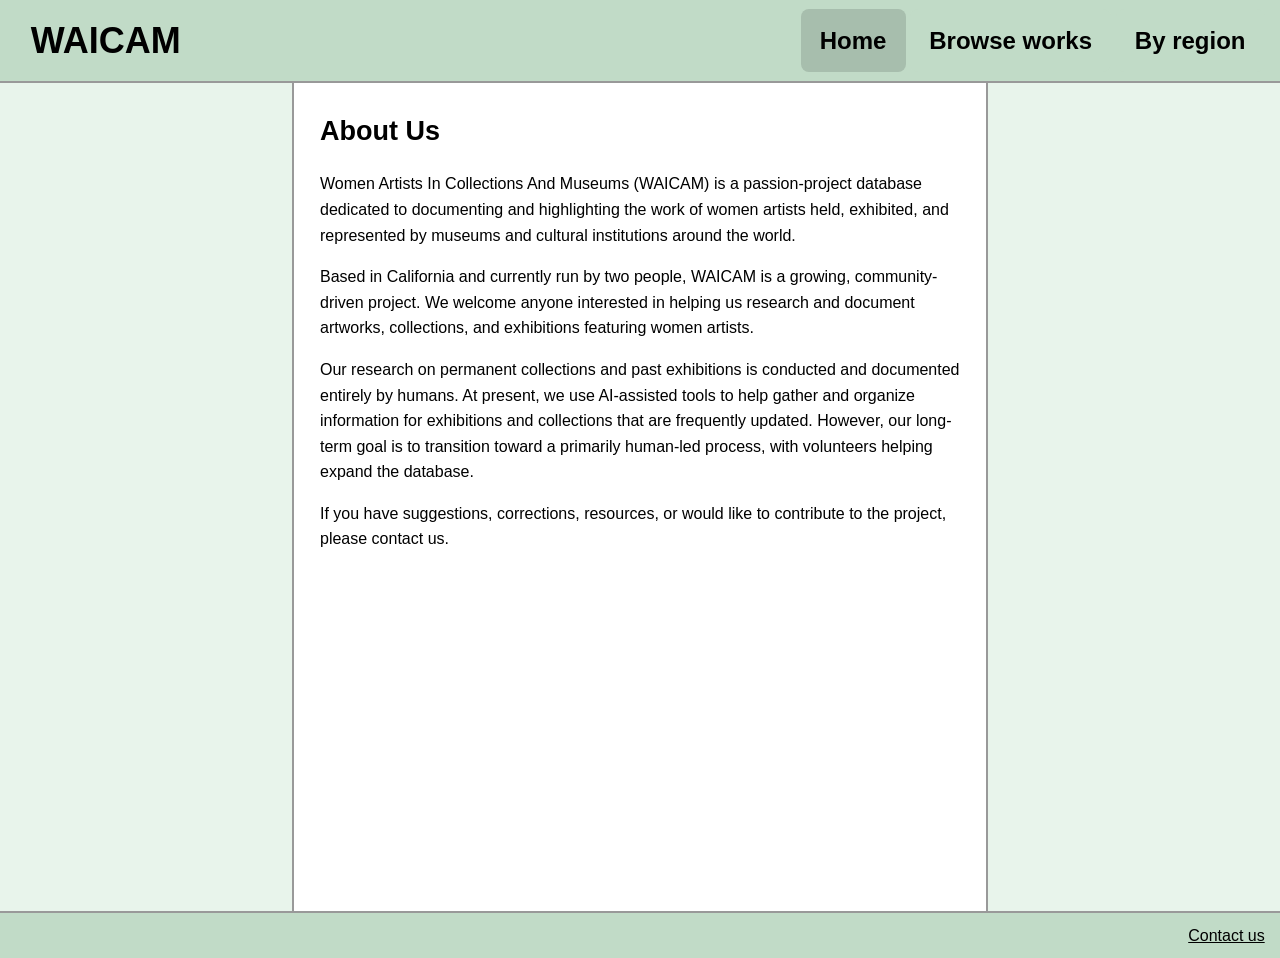
<file: index.html>
<!DOCTYPE HTML>
<html>
    <head>
        <meta charset="utf-8">
        <meta name="viewport" content="width=device-width, initial-scale=1.0">

        <title> WAICAM </title>

        <link rel="stylesheet" type="text/css" href="/styles.css">
        <script src="/js/common.js"></script>
    </head>
    <body>
        <div class="bar titlebar">
            <div class="horizpadding"></div>
            <div class="leftalign">
                <span class="barentry waicam"> WAICAM </span>
            </div>
            <div class="rightalign">
                <a class="barbutton barentry disabledentry">Home</a>
                <a class="barbutton barentry" href="/browse/">Browse works</a>
                <a class="barbutton barentry" href="/by-region/">By region</a>
            </div>
            <div class="horizpadding"></div>
            <div class="horizpadding"></div>
        </div>
        <div id="main">
            <div id="content">
                <h1> About Us </h1>
                <p>
                    Women Artists In Collections And Museums (WAICAM) is a passion-project database dedicated to documenting and highlighting the work of women artists held, exhibited, and represented by museums and cultural institutions around the world.
                </p>
                <p>
                    Based in California and currently run by two people, WAICAM is a growing, community-driven project. We welcome anyone interested in helping us research and document artworks, collections, and exhibitions featuring women artists.
                </p>
                <p>
                    Our research on permanent collections and past exhibitions is conducted and documented entirely by humans. At present, we use AI-assisted tools to help gather and organize information for exhibitions and collections that are frequently updated. However, our long-term goal is to transition toward a primarily human-led process, with volunteers helping expand the database.
                </p>
                <p>
                    If you have suggestions, corrections, resources, or would like to contribute to the project, please contact us.
                </p>
            </div>
        </div>
        <div class="bar footerbar">
            <div class="leftalign">
            </div>
            <div class="rightalign">
                <a class="barlink barentry">Contact us</a>
            </div>
            <div class="horizpadding"></div>
            <div class="horizpadding"></div>
        </div>
    </body>
</html>
</file>
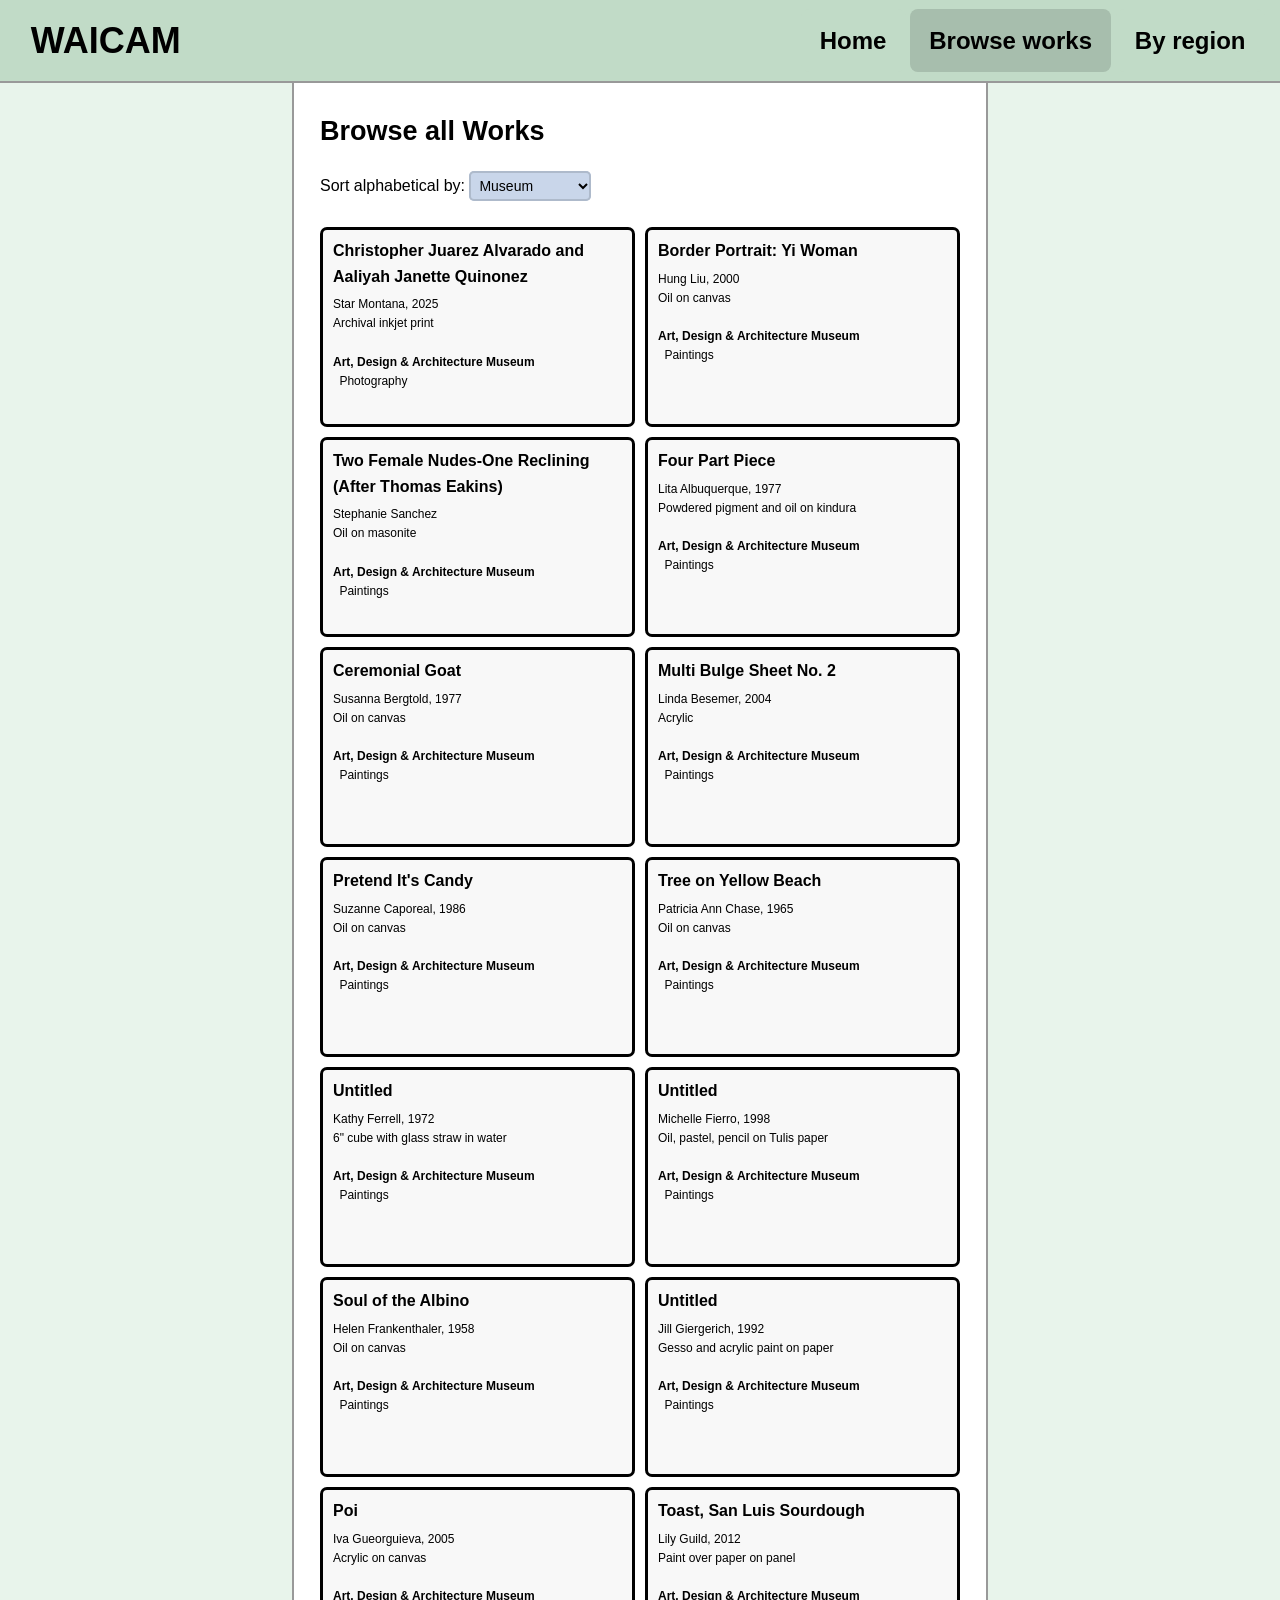
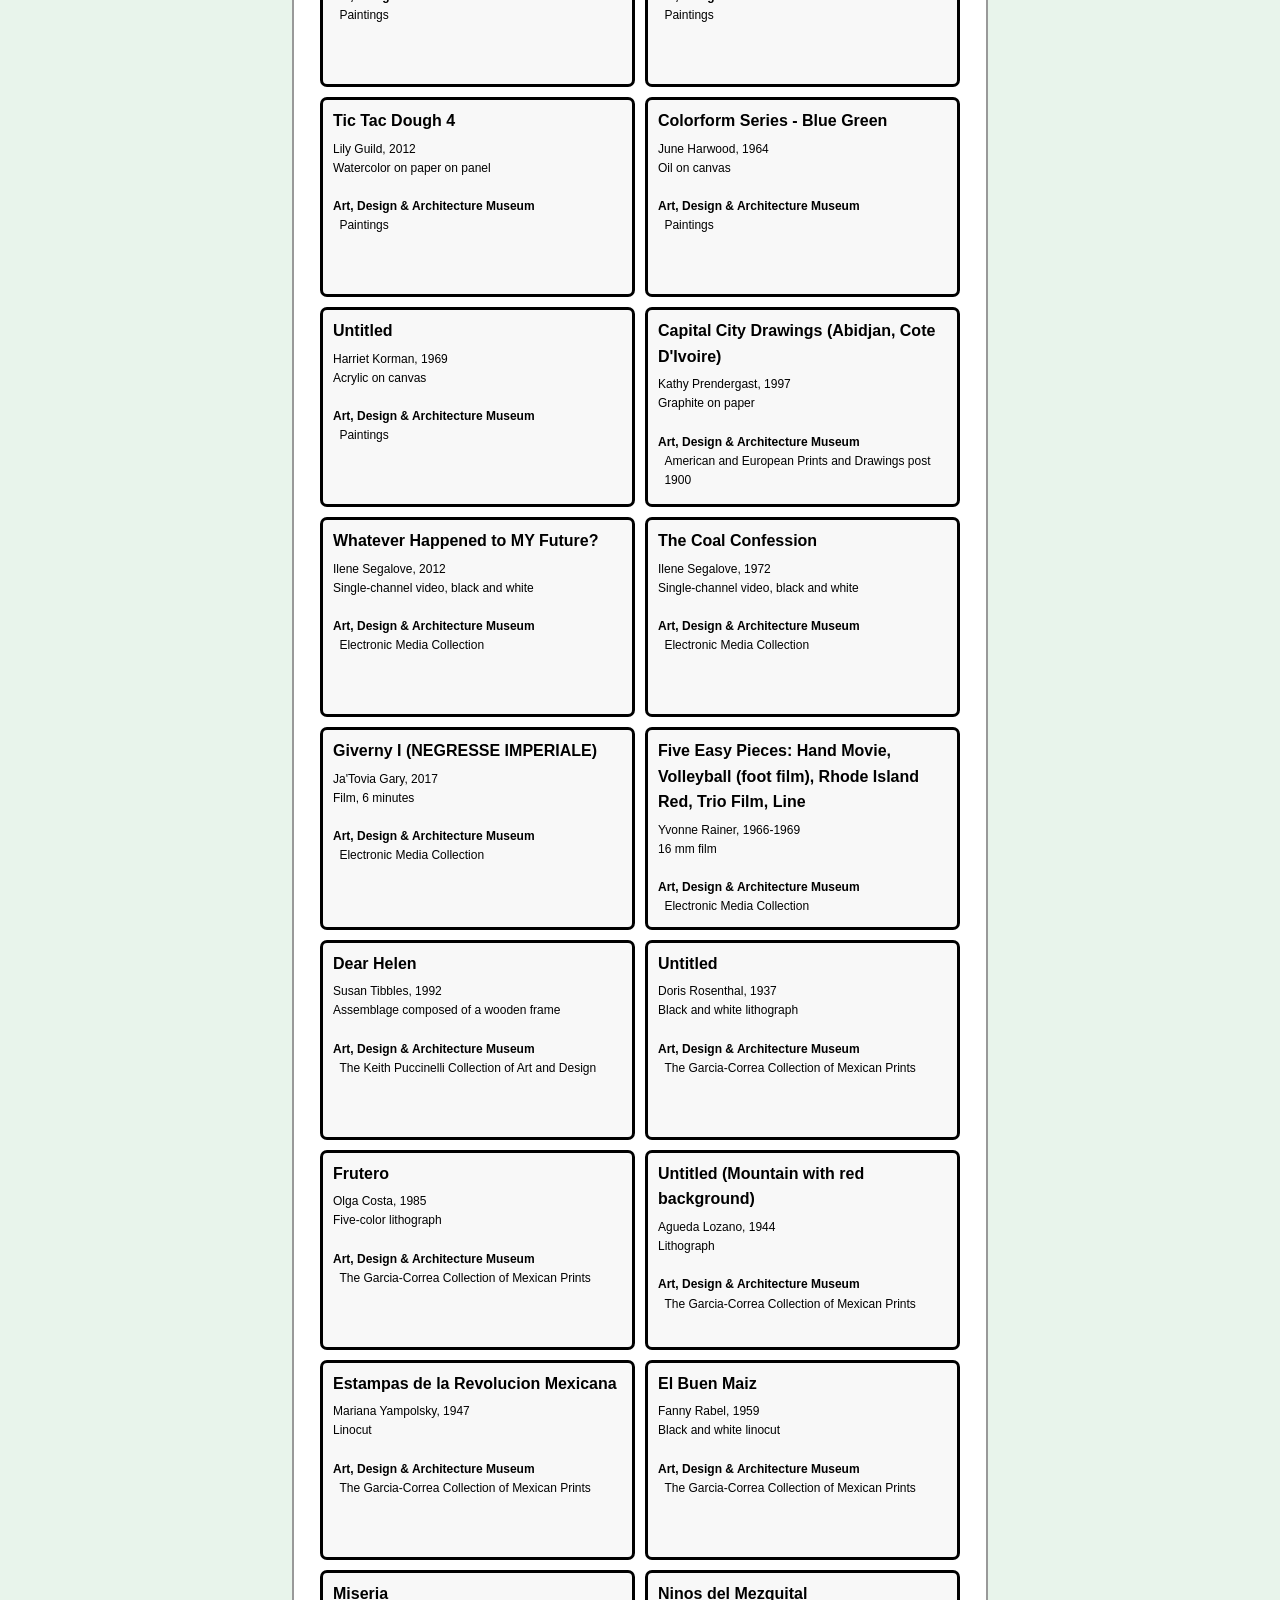
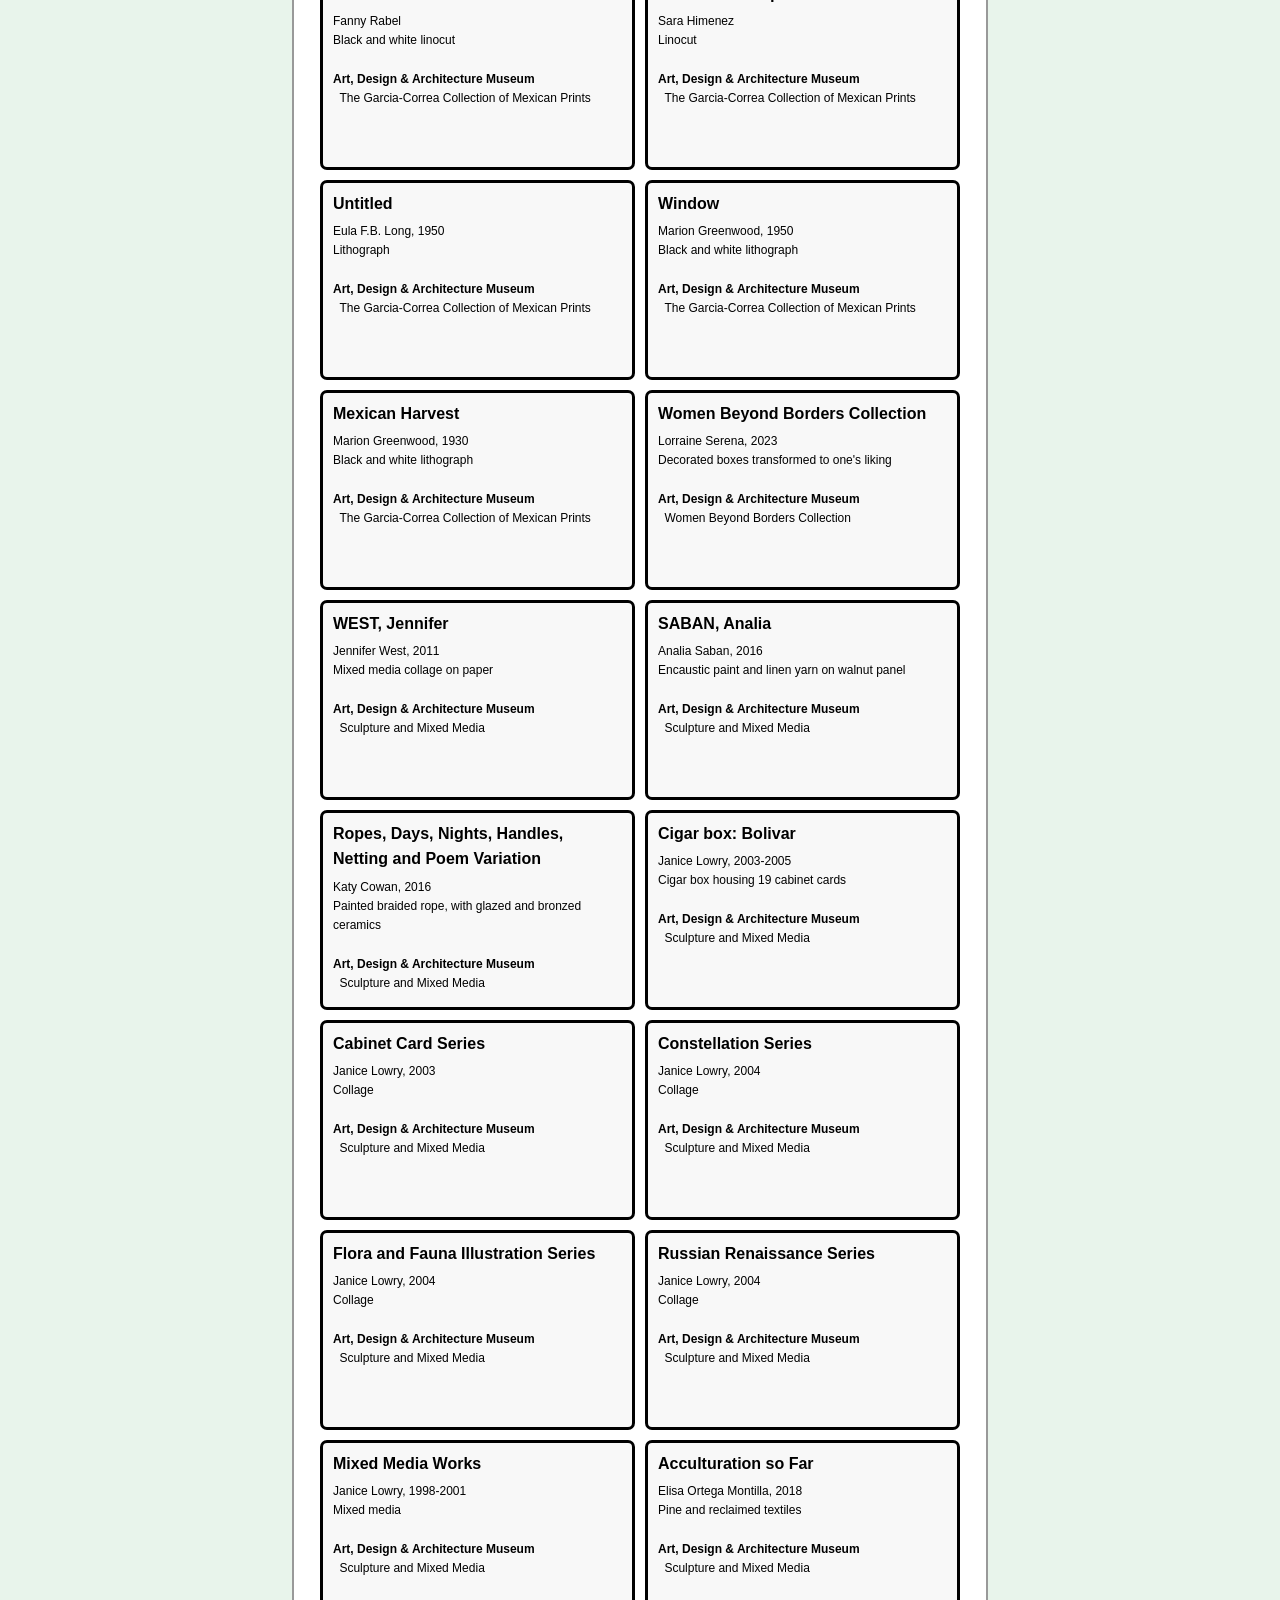
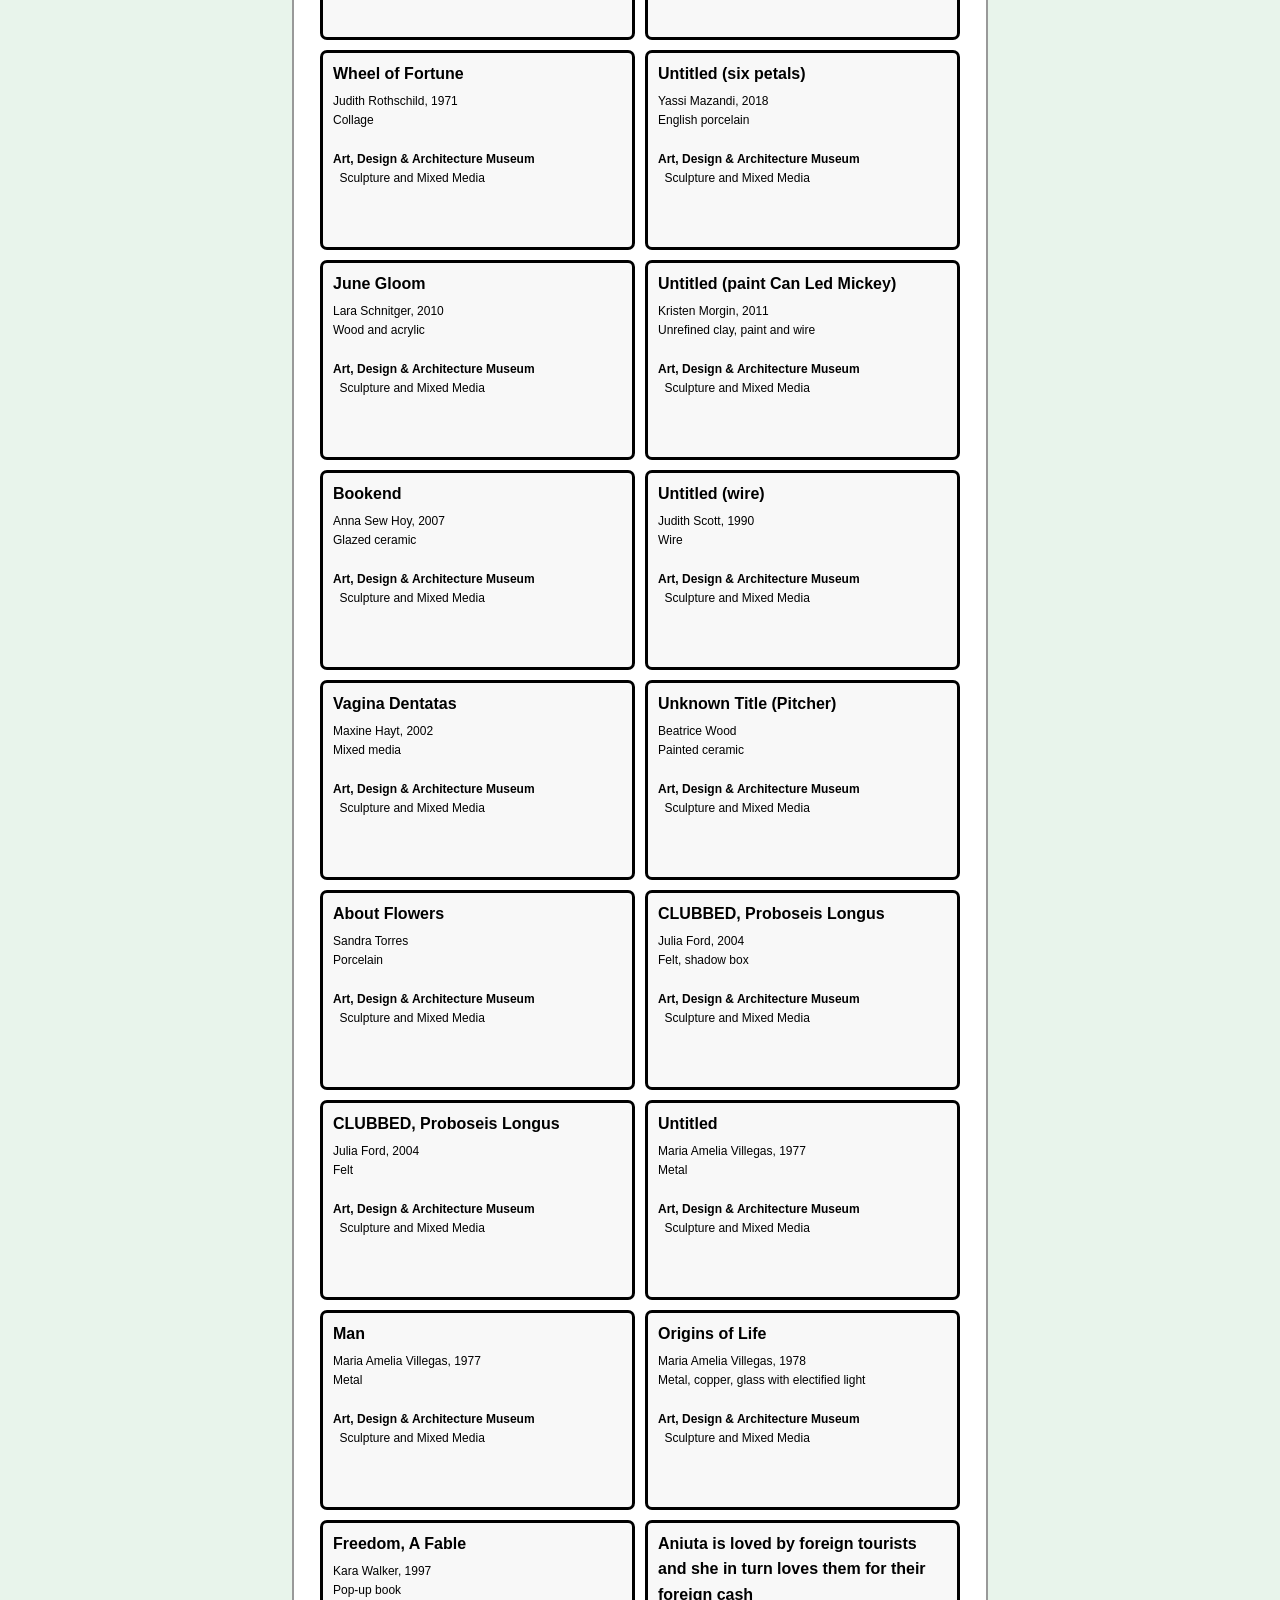
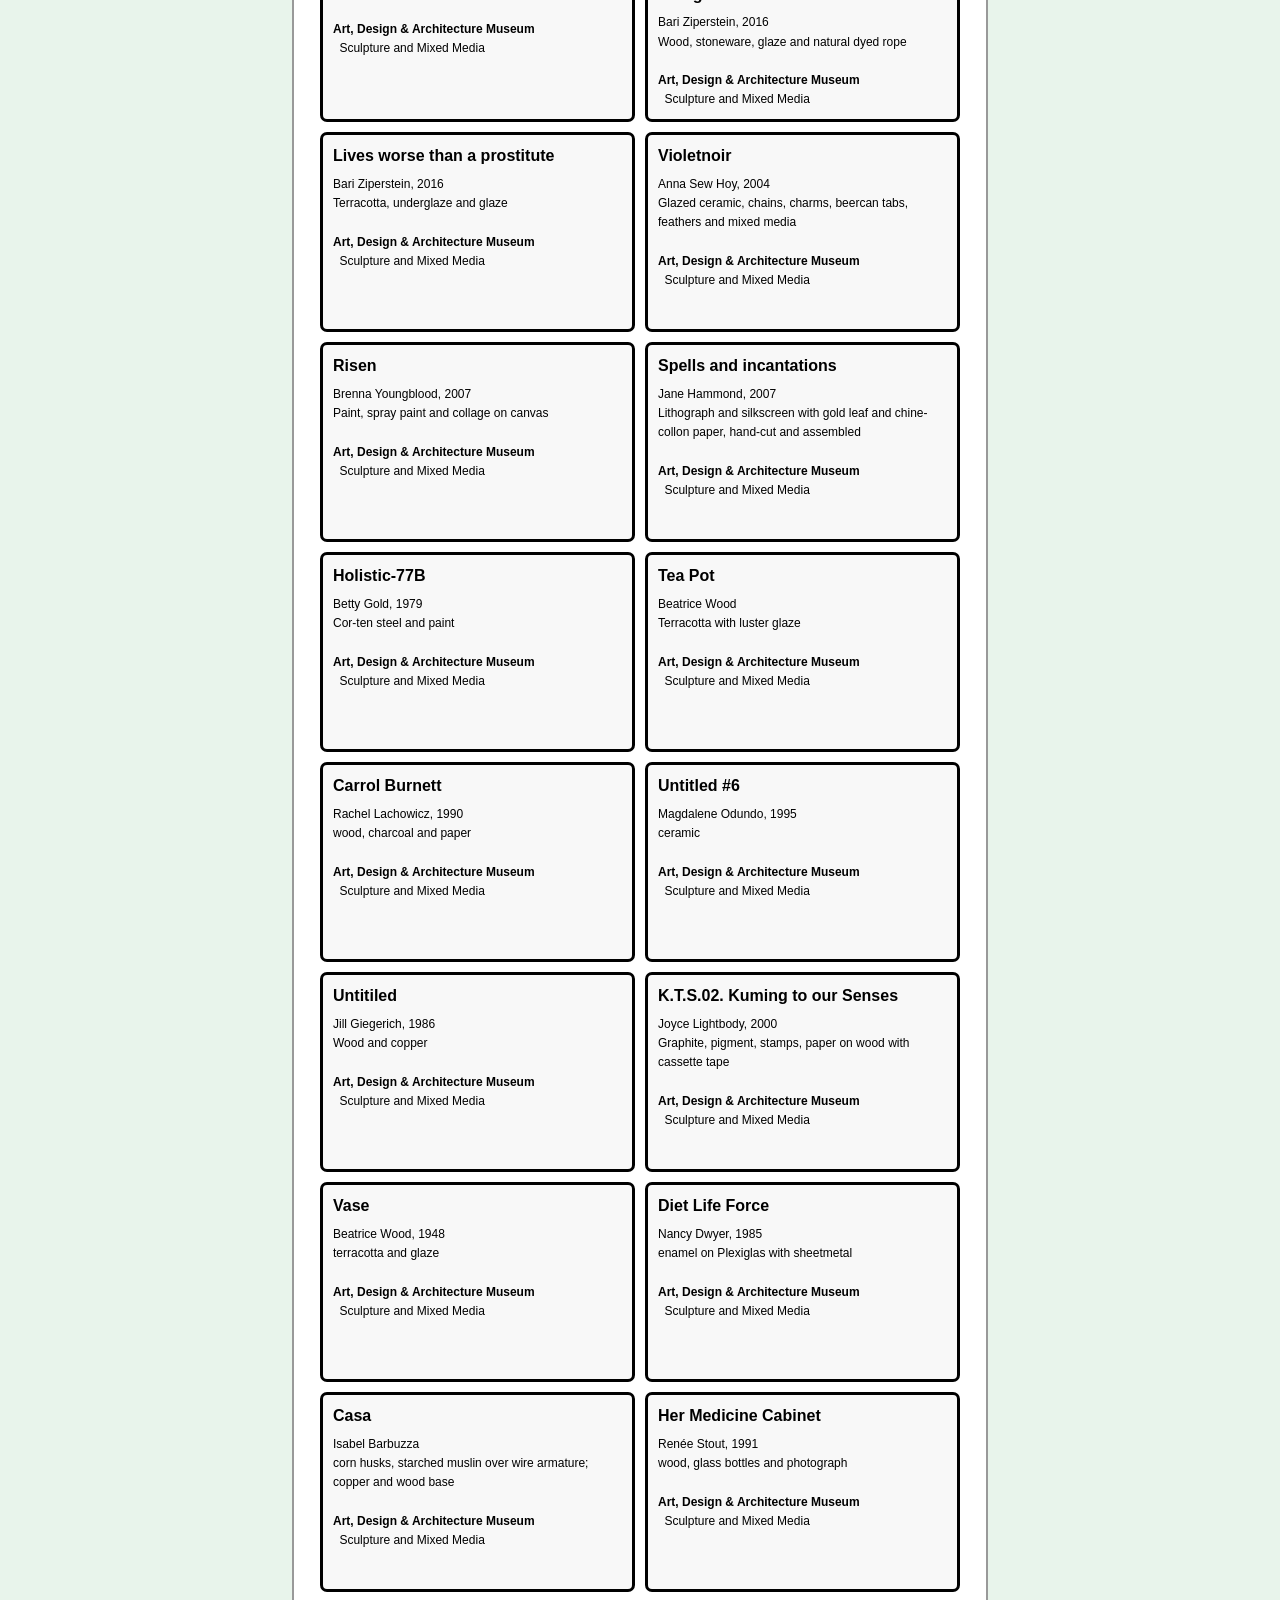
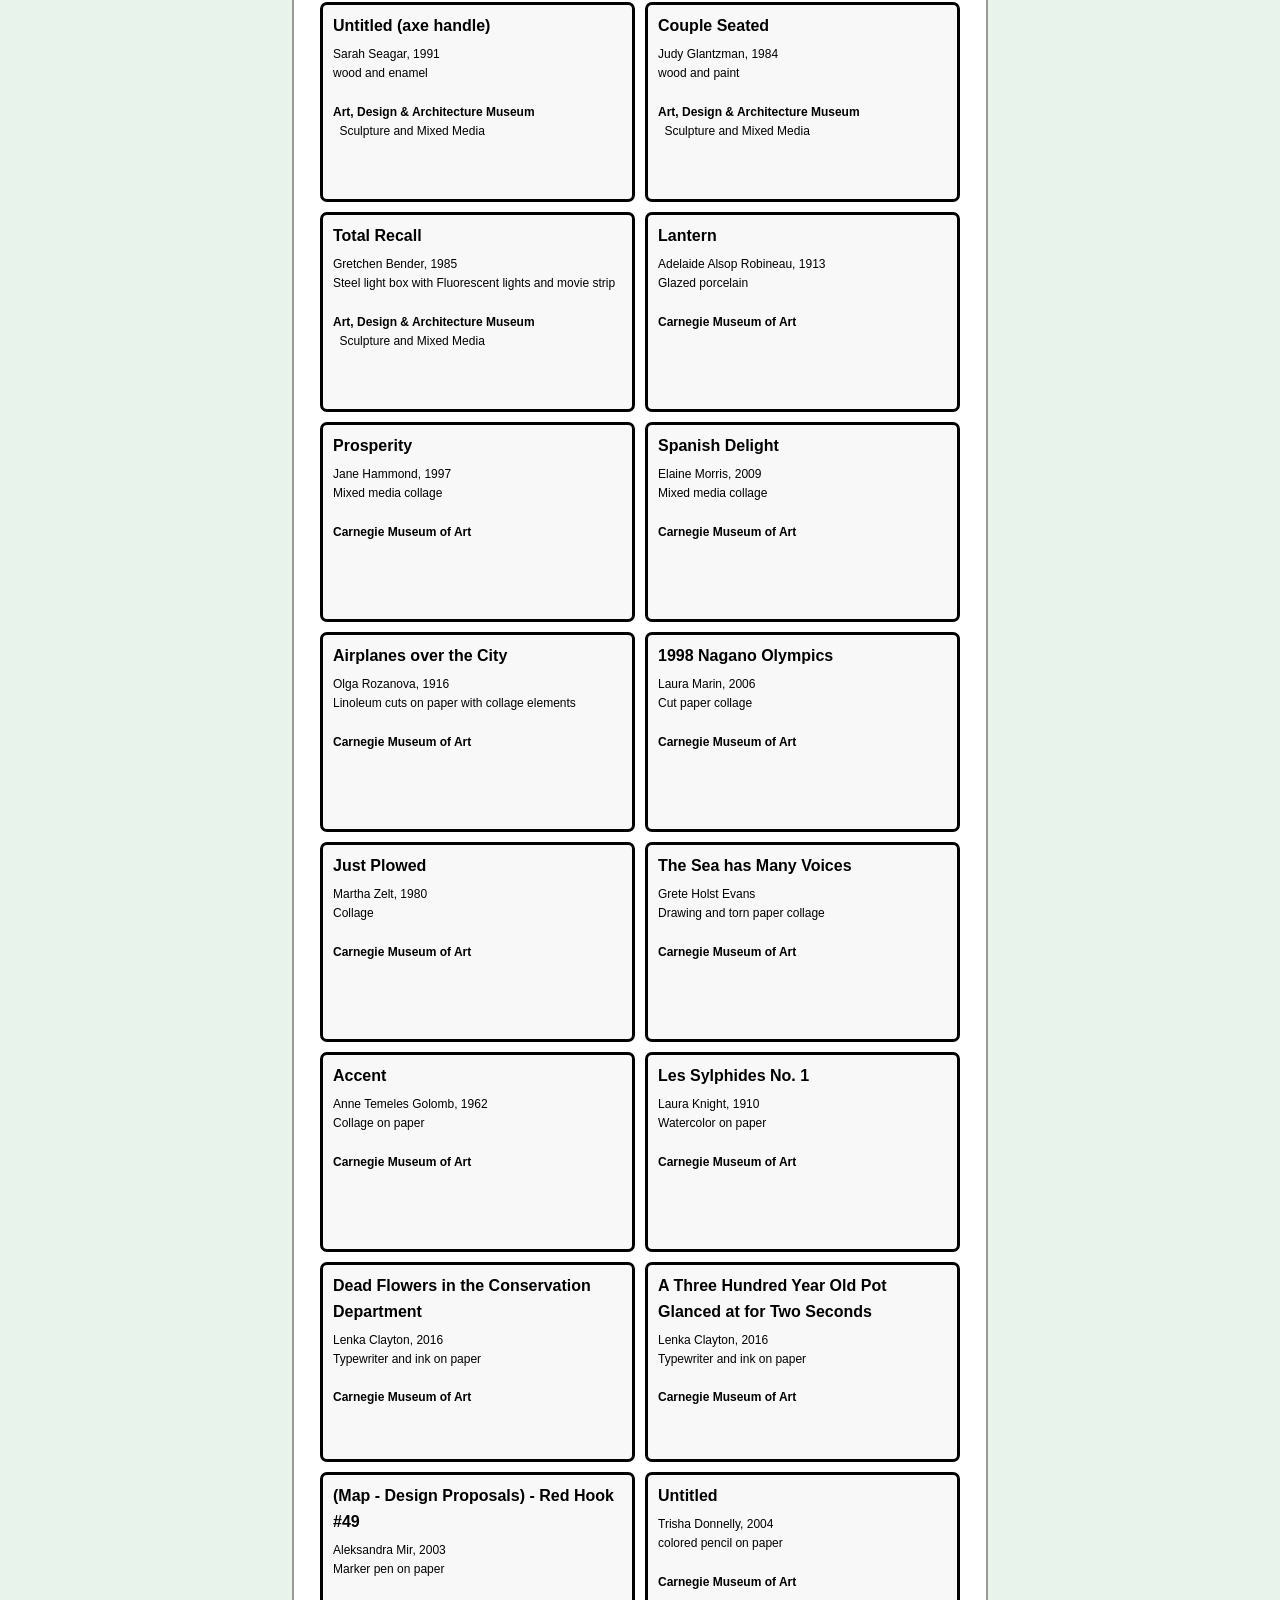
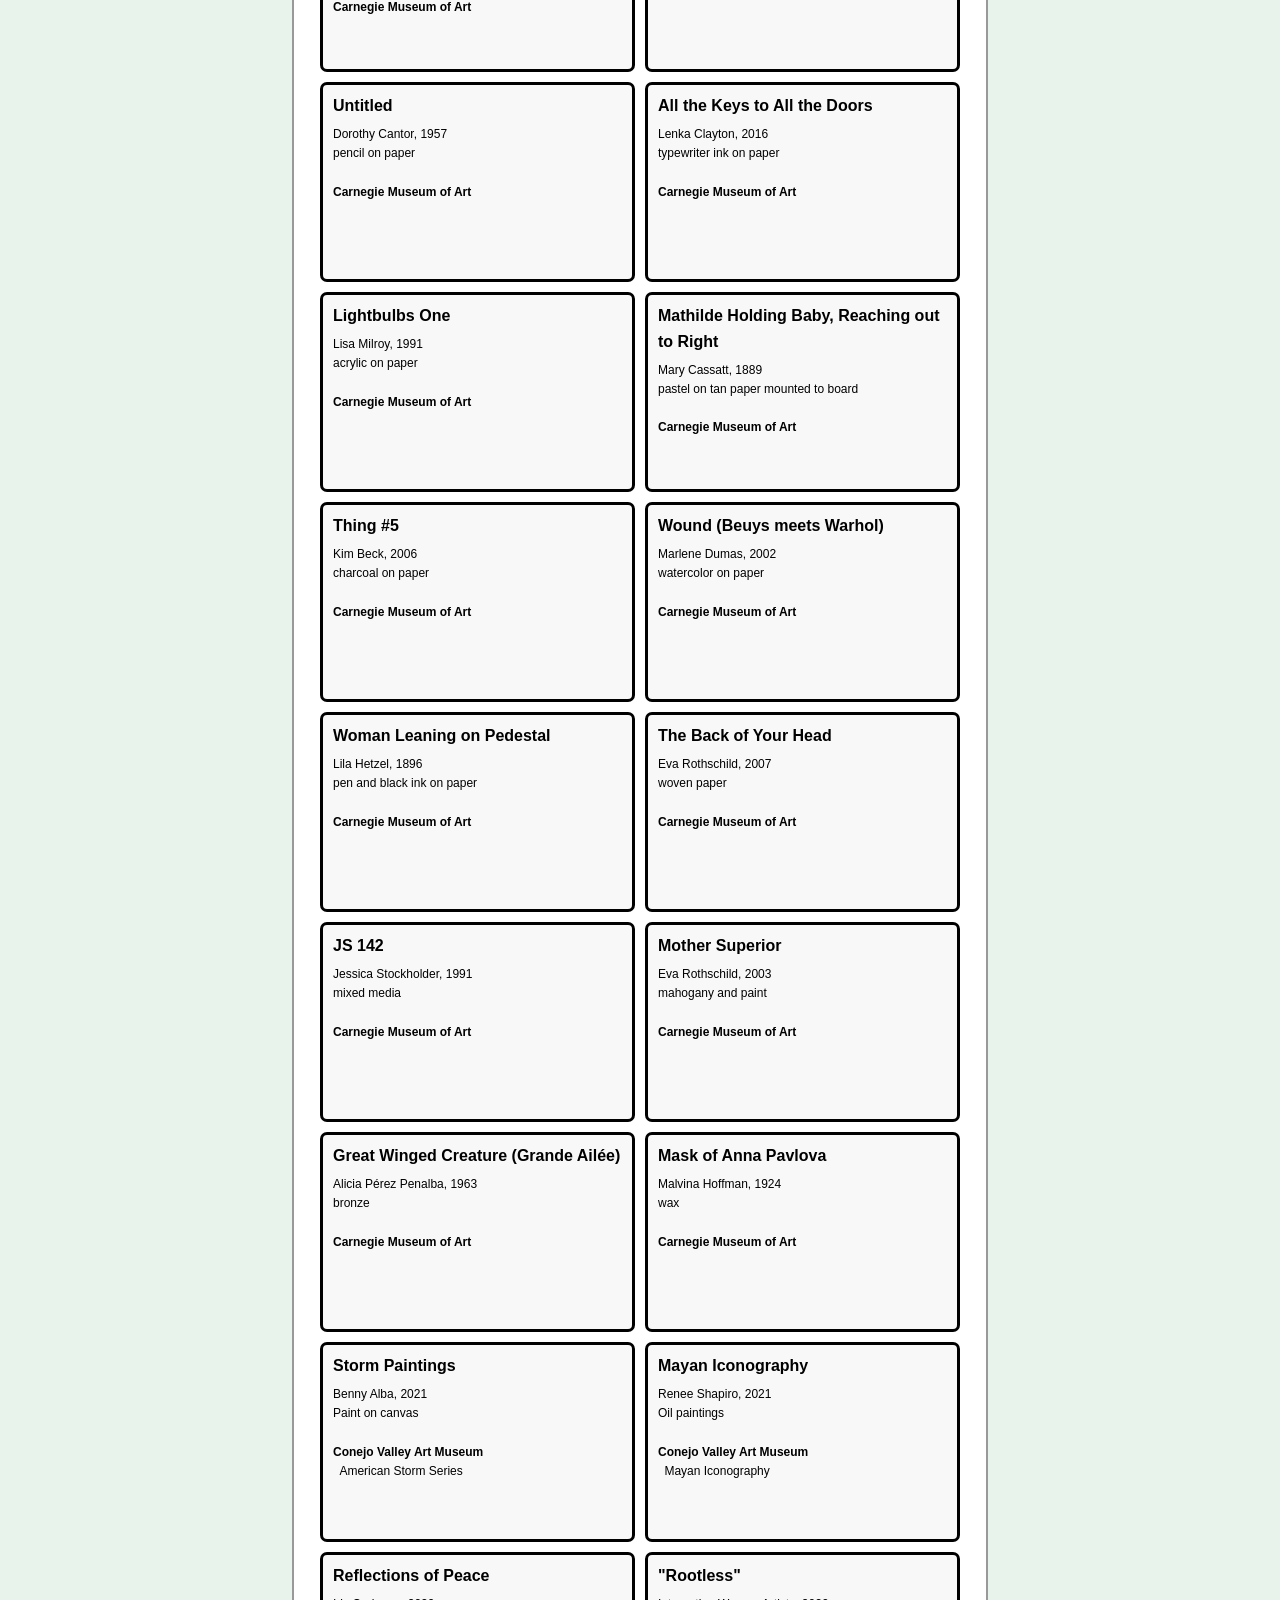
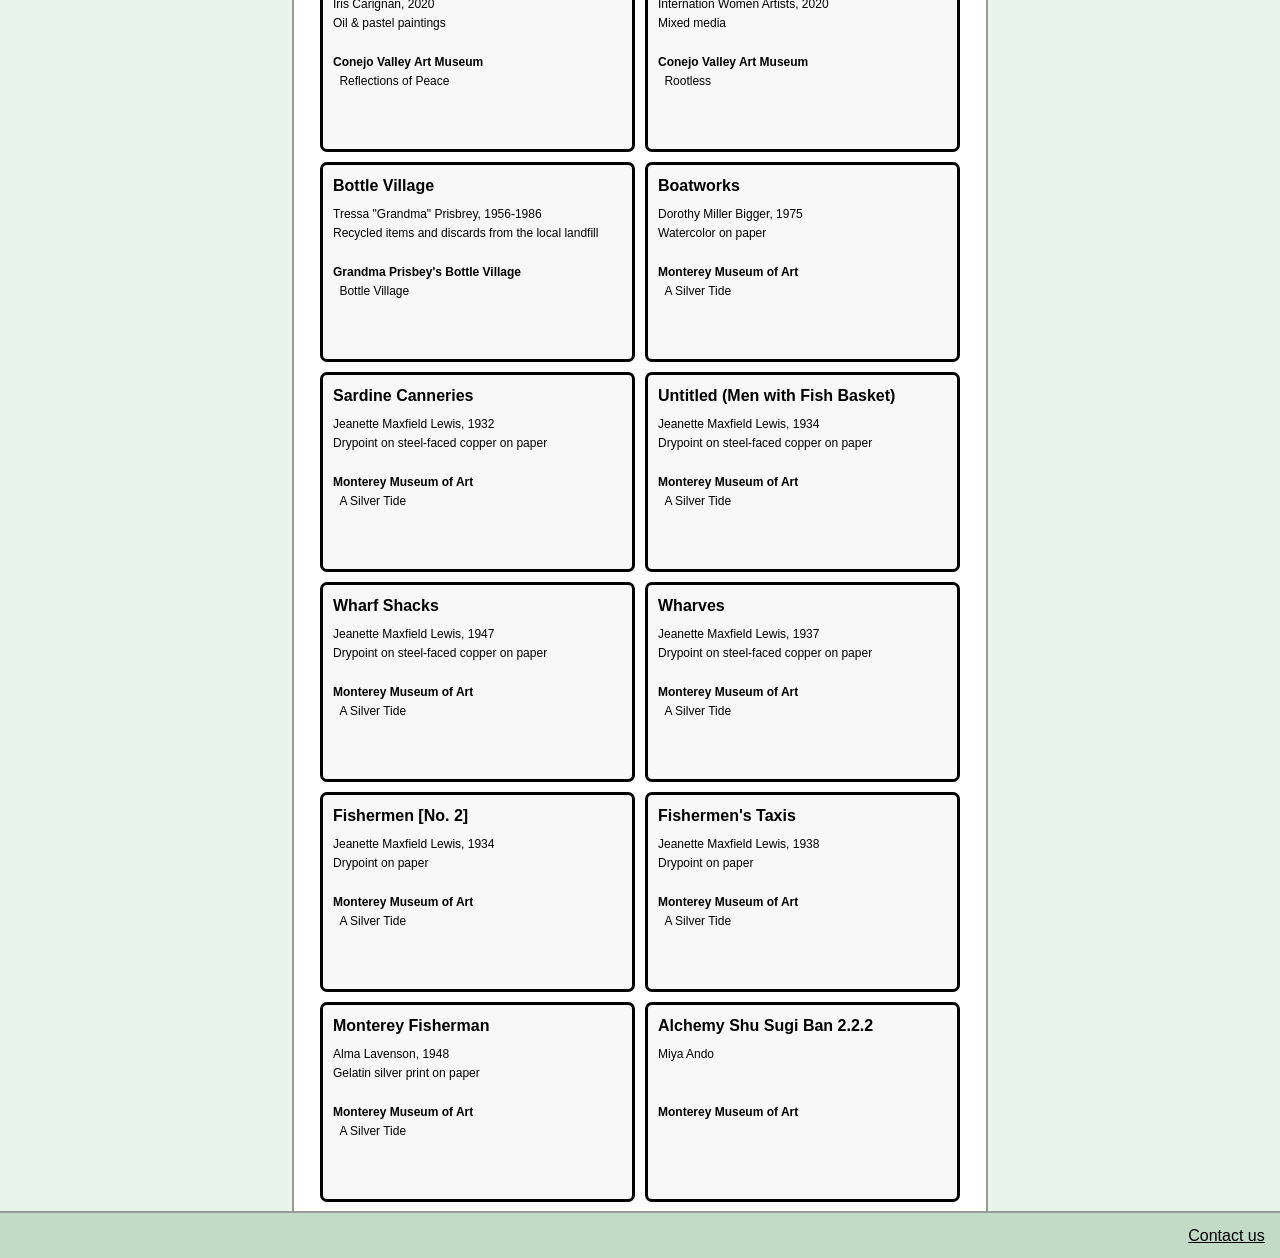
<file: browse/index.html>
<!DOCTYPE HTML>
<html>
    <head>
        <meta charset="utf-8">
        <meta name="viewport" content="width=device-width, initial-scale=1.0">

        <title> WAICAM </title>

        <link rel="stylesheet" type="text/css" href="/styles.css">
        <script src="/js/common.js"></script>
    </head>
    <body>
        <div class="bar titlebar">
            <div class="horizpadding"></div>
            <div class="leftalign">
                <span class="barentry waicam"> WAICAM </span>
            </div>
            <div class="rightalign">
                <a class="barbutton barentry" href="/">Home</a>
                <a class="barbutton barentry disabledentry">Browse works</a>
                <a class="barbutton barentry" href="/by-region/">By region</a>
            </div>
            <div class="horizpadding"></div>
            <div class="horizpadding"></div>
        </div>
        <div id="main">
            <div id="content">
                <h1> Browse all Works </h1>
                <span>
                    Sort alphabetical by:
                </span>
                <select name="sortworks" id="sortworks" autocomplete="off">
                    <option value="by-museum" selected> Museum </option>
                    <option value="by-title"> Title of Work </option>
                    <option value="by-artist"> Artist </option>
                </select>
                <br>
                <br>
                <div id="allWorks">
                </div>
            </div>
            <script src="/js/browse.js"></script>
        </div>
        <div class="bar footerbar">
            <div class="leftalign">
            </div>
            <div class="rightalign">
                <a class="barlink barentry">Contact us</a>
            </div>
            <div class="horizpadding"></div>
            <div class="horizpadding"></div>
        </div>
    </body>
</html>
</file>
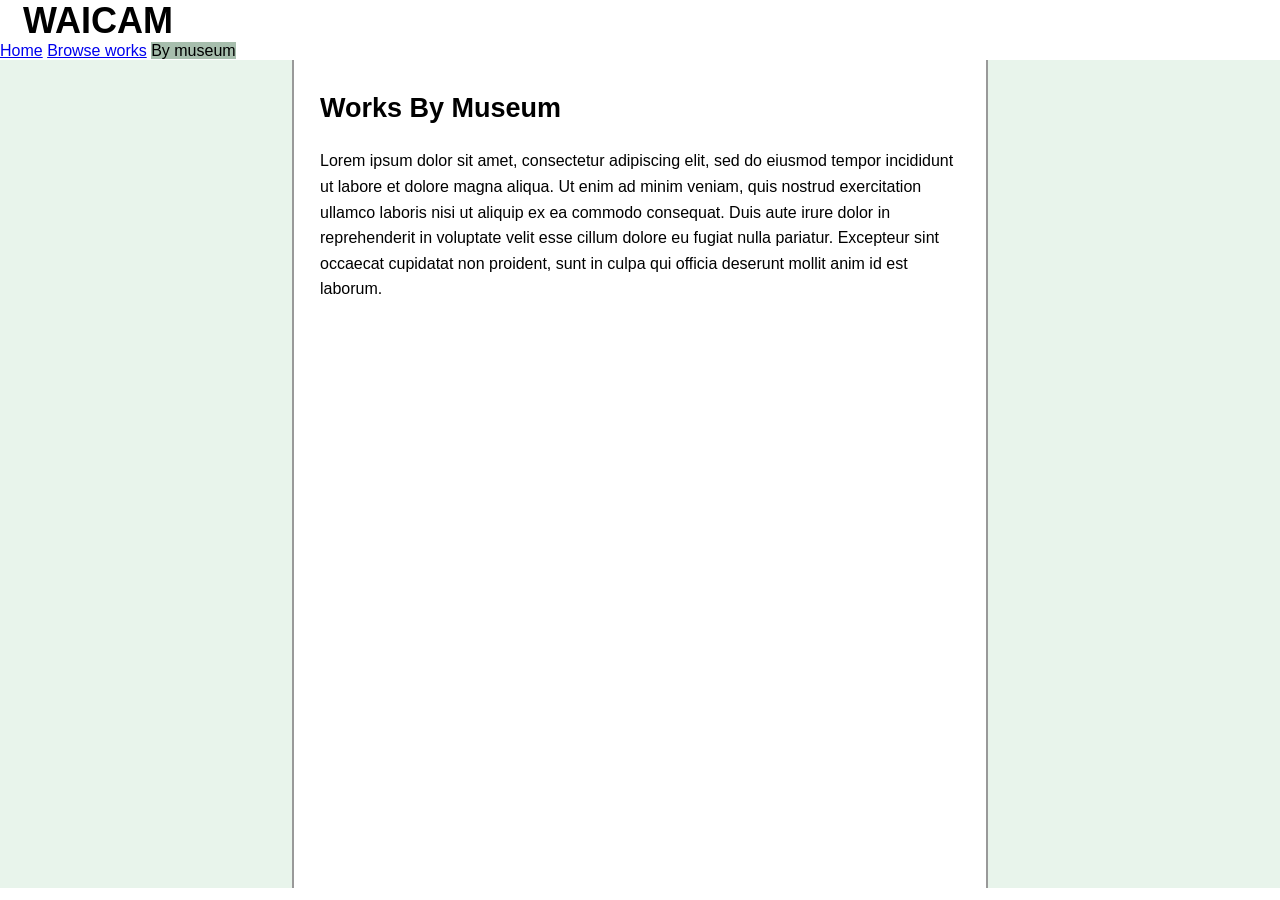
<file: by-museum/index.html>
<!DOCTYPE HTML>
<html>
    <head>
        <meta charset="utf-8">
        <meta name="viewport" content="width=device-width, initial-scale=1.0">

        <title> WAICAM </title>

        <link rel="stylesheet" type="text/css" href="/styles.css">
        <script src="/js/common.js"></script>
    </head>
    <body>
        <div id="titlebar">
            <div class="horizpadding"></div>
            <div class="leftalign">
                <span class="titlebarentry waicam"> WAICAM </span>
            </div>
            <div class="rightalign">
                <a class="titlebarbutton titlebarentry" href="/">Home</a>
                <a class="titlebarbutton titlebarentry" href="/browse/">Browse works</a>
                <a class="titlebarbutton titlebarentry disabledentry">By museum</a>
            </div>
            <div class="horizpadding"></div>
            <div class="horizpadding"></div>
        </div>
        <div id="main">
            <div id="content">
                <h1> Works By Museum </h1>
                <p>
                    Lorem ipsum dolor sit amet, consectetur adipiscing elit, sed do eiusmod tempor incididunt ut labore et dolore magna aliqua. Ut enim ad minim veniam, quis nostrud exercitation ullamco laboris nisi ut aliquip ex ea commodo consequat. Duis aute irure dolor in reprehenderit in voluptate velit esse cillum dolore eu fugiat nulla pariatur. Excepteur sint occaecat cupidatat non proident, sunt in culpa qui officia deserunt mollit anim id est laborum.
                </p>
            </div>
        </div>
    </body>
</html>
</file>
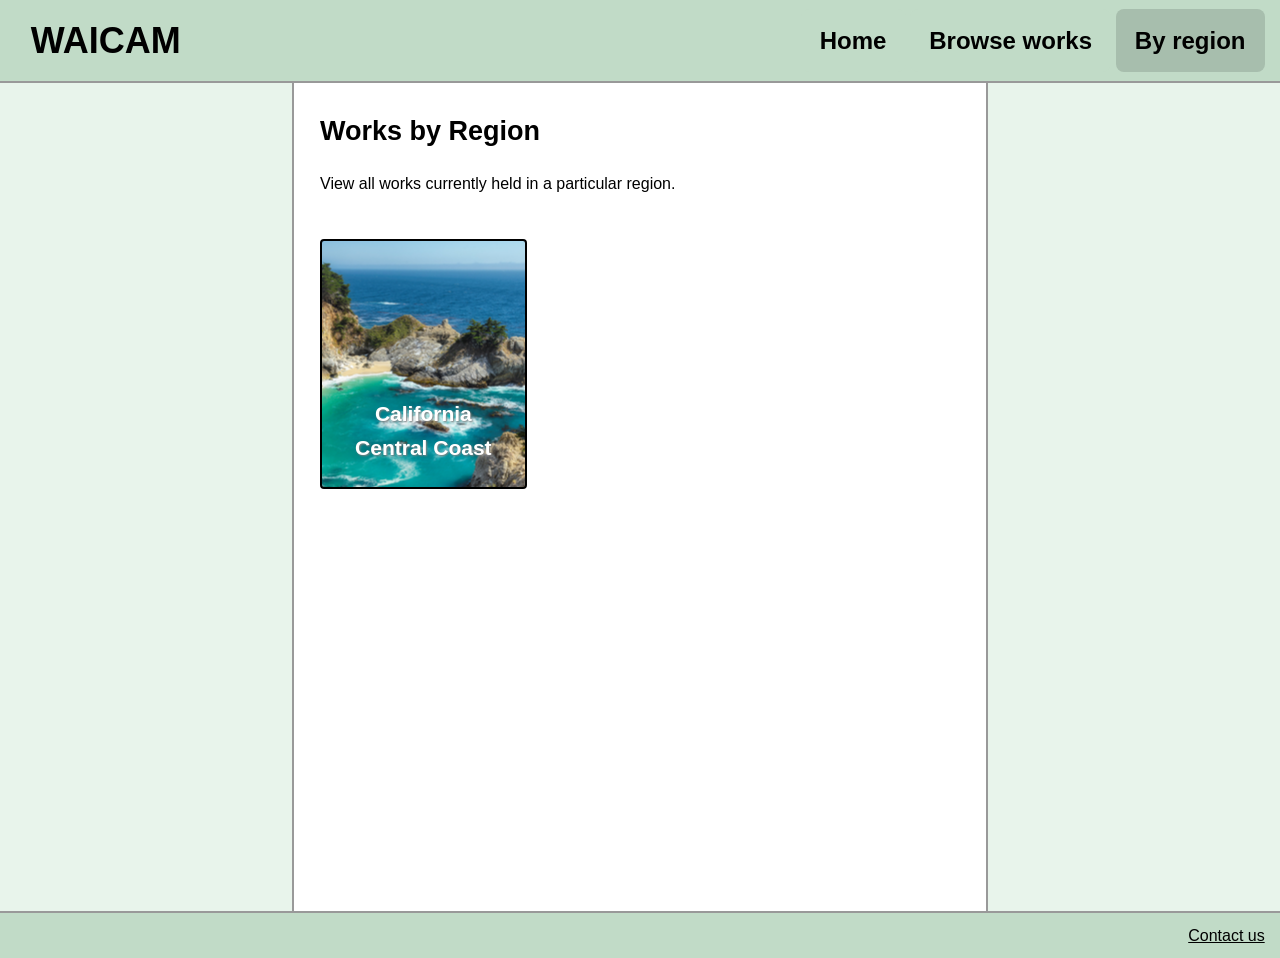
<file: by-region/index.html>
<!DOCTYPE HTML>
<html>
    <head>
        <meta charset="utf-8">
        <meta name="viewport" content="width=device-width, initial-scale=1.0">

        <title> WAICAM </title>

        <link rel="stylesheet" type="text/css" href="/styles.css">
        <script src="/js/common.js"></script>
    </head>
    <body>
        <div class="bar titlebar">
            <div class="horizpadding"></div>
            <div class="leftalign">
                <span class="barentry waicam"> WAICAM </span>
            </div>
            <div class="rightalign">
                <a class="barbutton barentry" href="/">Home</a>
                <a class="barbutton barentry" href="/browse/">Browse works</a>
                <a class="barbutton barentry disabledentry">By region</a>
            </div>
            <div class="horizpadding"></div>
            <div class="horizpadding"></div>
        </div>
        <div id="main">
            <div id="content">
                <h1> Works by Region </h1>
                <p>
                    View all works currently held in a particular region.
                </p>
                <br>
                <div id="allRegions">
                    <div class="gridcontainer_regions">
                        <a href="/browse/" class="displayedregion" style="--bgimg: url('/imgs/regions/central-coast.jpg');">
                            <div class="displayedregiontext">
                                California
                                <br>
                                Central Coast
                            </div>
                        </a>
                    </div>
                </div>
            </div>
        </div>
        <div class="bar footerbar">
            <div class="leftalign">
            </div>
            <div class="rightalign">
                <a class="barlink barentry">Contact us</a>
            </div>
            <div class="horizpadding"></div>
            <div class="horizpadding"></div>
        </div>
    </body>
</html>
</file>
<file: styles.css>
:root {
    --bar-color: #C1DBC7;
    --bar-dark: color-mix(in oklab, #000000 10%, var(--bar-color) 90%);

    --content-color: /*#E8F7EE*/#FFF;

    --margins-color: /*#DADDD8#C7D59F#D1D6C2#8E9690*/#E8F4EB;

    --select-color: #C9D6EA;
    --select-color-dark: color-mix(in oklab, #000000 10%, var(--select-color) 90%);
    --select-color-darkest: color-mix(in oklab, #000000 40%, var(--select-color) 60%);
}

body {
    padding: 0px;
    margin: 0px;

    font-family: 'Nunito Sans', sans-serif;
}

.leftalign {
    margin-left: 0px;
    margin-right: auto;
}
.rightalign {
    margin-right: 0px;
}
.horizpadding {
    margin-left: 0.3vw;
    margin-right: 0.3vw;
}

.bar {
    background-color: var(--bar-color);
    height: max(9vh, 60px);
    display: flex;
    flex-direction: row;
    align-items: center;

    user-select: none;
}
.titlebar {
    border-bottom: 2px solid #999;
}
.footerbar {
    border-top: 2px solid #999;
    height: max(5vh, 35px) !important;
}
.waicam {
    font-size: min(36px, 5vw);
    font-weight: bold;

    margin: 1.8vw;
}
.barentry {
    text-decoration: none;
}
.disabledentry:hover {
    cursor: default !important;
}
.disabledentry {
    background-color: var(--bar-dark) !important;
}
.barbutton {
    color: black;
    background-color: var(--bar-color);
    font-size: min(24px, 3.25vw);
    font-weight: bold;

    border-radius: 8px;

    padding-top: 2vh;
    padding-bottom: 2vh;
    padding-left: 1.5vw;
    padding-right: 1.5vw;
}
.barlink {
    color: black;
    background-color: var(--bar-color);
    font-size: min(16px, 2.5vw);
    text-decoration: underline;
    cursor: pointer;
}
.barbutton:hover {
    cursor: pointer;
    background-color: var(--bar-dark);
}

#main {
    display: flex;
    align-items: center;
    justify-content: center;
    background-color: var(--margins-color);
}

#content {
    font-size: min(16px, 3vw);
    line-height: 1.6;
    word-break: break-word;
    width: max(50vw, 300px);
    background-color: var(--content-color);
    padding-top: 1vh;
    padding-bottom: 1vh;
    padding-left: 2vw;
    padding-right: 2vw;

    height: auto;
    min-height: 90vh;

    border-left: 2px solid #999;
    border-right: 2px solid #999;
}

h1 {
    font-size: min(27px, 5vw);
}

select {
    background-color: var(--select-color);

    border-radius: 5px;
    border: 0;

    font-size: min(14px, 2.6vw);
    padding: 6px 18px 6px 6px;

    box-shadow: 0 0 0 2px var(--select-color-dark) inset;
}

select:focus {
    outline: none;
    box-shadow: 0 0 0 2px var(--select-color-darkest) inset !important;
}

.gridcontainer_works {
    display: grid;

    grid-template-columns: repeat(2, 1fr);
    grid-auto-flow: row;
    grid-auto-rows: minmax(200px, auto);

    row-gap: 10px;
    column-gap: 10px;
}
.displayedrecord {
    font-size: min(12px, 2.25vw);
    padding-top: 8px;
    padding-bottom: 10px;
    padding-left: 10px;
    padding-right: 10px;

    background-color: #F8F8F8;

    border: 3px solid black;
    border-radius: 7px;
}

.info_title {
    font-size: min(16px, 3vw);
    font-weight: bold;
    margin-bottom: 6px;
}
.info_institution {
    font-weight: bold;
}
.info_collection {
    position: relative;
    left: 0.5vw;
}

.gridcontainer_regions {
    display: grid;

    grid-template-columns: repeat(3, 1fr);
    grid-auto-flow: row;
    grid-auto-rows: minmax(250px, auto);

    row-gap: 10px;
    column-gap: 10px;
}
.displayedregion {
    display: block;

    font-size: min(21px, 2vw);
    padding-top: 8px;
    padding-bottom: 10px;
    padding-left: 10px;
    padding-right: 10px;

    background-image: var(--bgimg);
    background-position: 50% 50%;

    text-decoration: none;

    border: 2px solid black;
    border-radius: 4px;

    user-select: none;
}
.displayedregiontext {
    transform: translateY(-50%);
    position: relative;
    top: 80%;

    text-shadow: 1px 1px 2px gray;
    text-align: center;
    font-weight: bold;

    color: #FFF;
}
</file>
